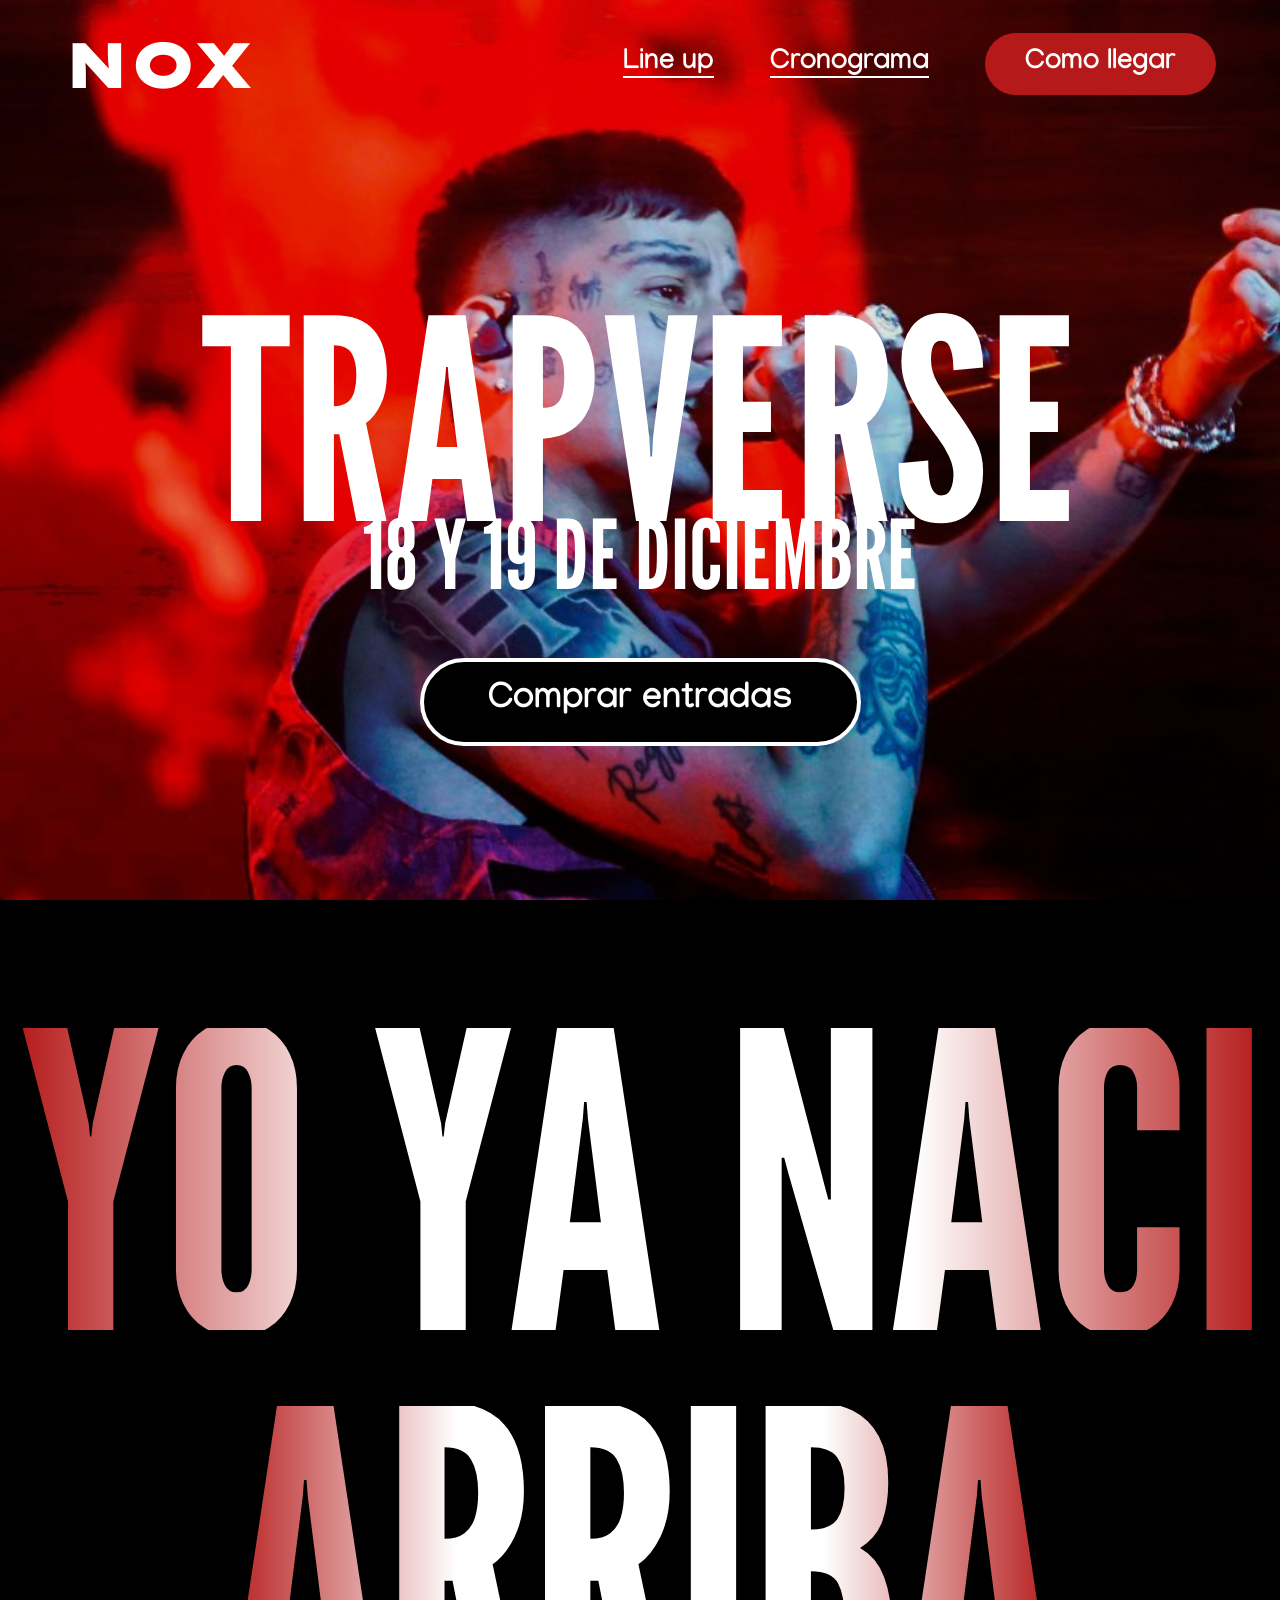
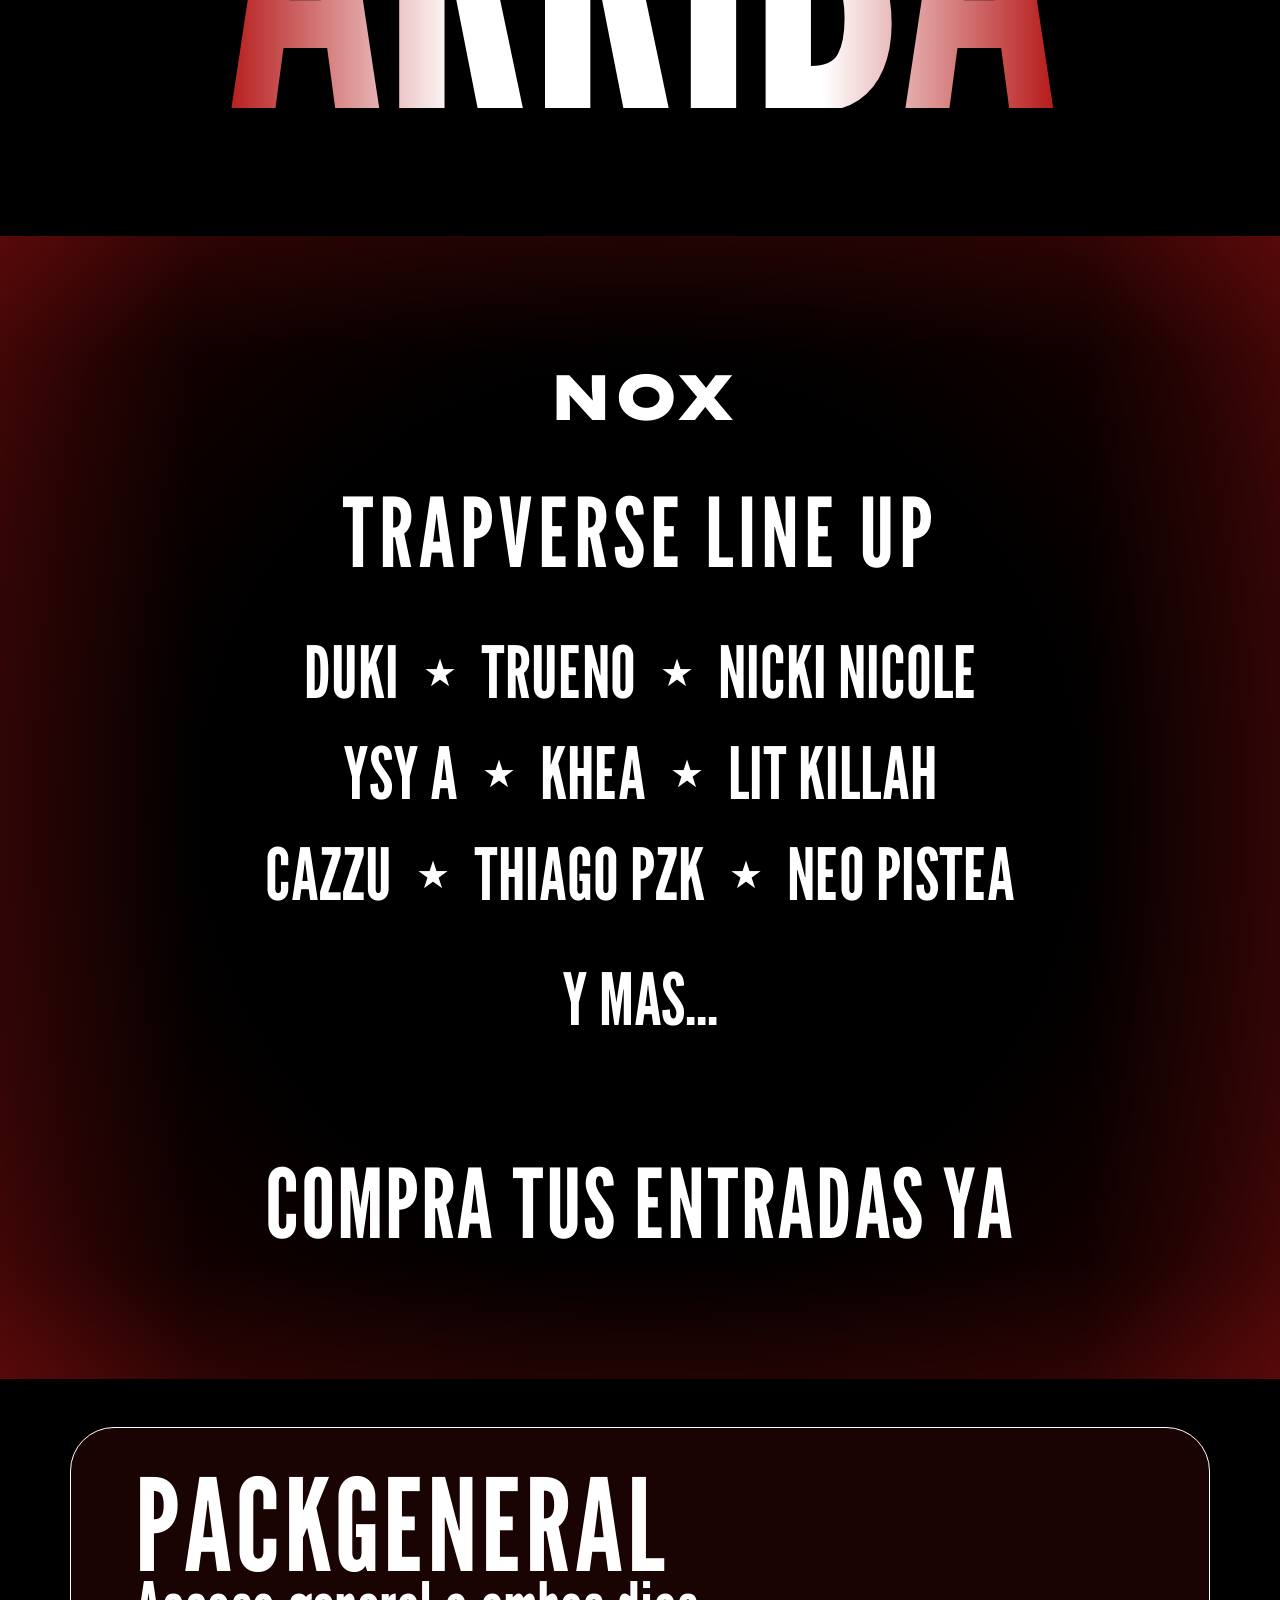
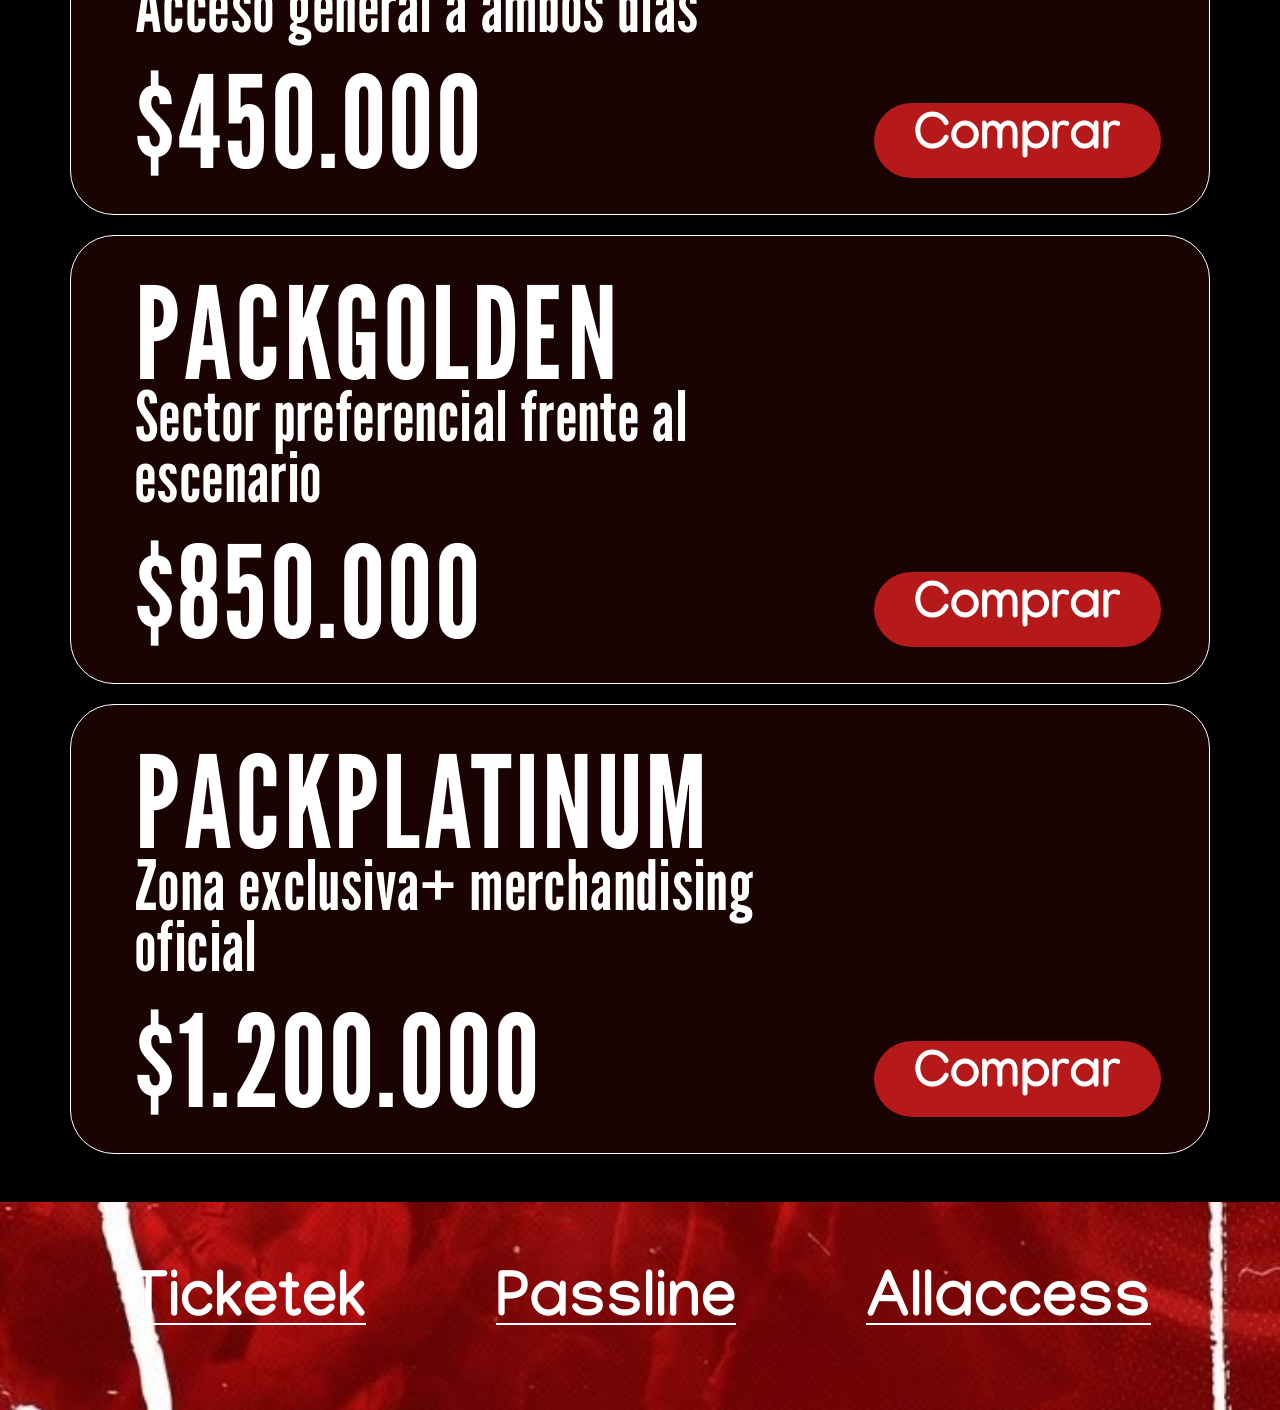
<file: index.html>
<!DOCTYPE html>
<html lang="es">

<!--Elemento <head> provee información general (metadatos) del documento, incluyendo título y enlaces a las hojas de estilos.-->

<head>
    <meta charset="utf-8" />
    <meta name="viewport" content="width=device-width, initial-scale=1, shrink-to-fit=no" />
    <title>Nivel 2 Belluccia</title>
    <link rel="icon" type="image/x-icon" href="assets/favicon.ico" />

    <!-- Íconos de Bootstrap-->
    <link href="https://cdn.jsdelivr.net/npm/bootstrap-icons@1.5.0/font/bootstrap-icons.css" rel="stylesheet" />

    <!-- Tipografías de Google-->
    <link rel="preconnect" href="https://fonts.googleapis.com" />
    <link rel="preconnect" href="https://fonts.gstatic.com" crossorigin />
    <link
        href="https://fonts.googleapis.com/css2?family=League+Gothic&family=Lexend+Mega&family=Manjari:wght@700&family=Newsreader:ital,wght@0,600;1,600&family=Mulish:ital,wght@0,300;0,500;0,600;0,700;1,300;1,500;1,600;1,700&display=swap"
        rel="stylesheet" />

    <!-- Estilos CSS (incluye Bootstrap)-->
    <link href="css/styles.css" rel="stylesheet" />

    <!-- Estilos Módulo Entradas (solo index-2) -->
    <style>
        .packs-section {
            background-color: #000000;
            padding: 48px 32px;
        }

        .packs-container {
            display: flex;
            flex-direction: column;
            gap: 20px;
            max-width: 1140px;
            margin: 0 auto;
            width: 100%;
        }

        .pack-card {
            display: grid;
            grid-template-columns: 1fr auto;
            grid-template-rows: auto auto auto;
            column-gap: 32px;
            row-gap: 0;
            align-items: end;
            background-color: color-mix(in srgb, #B51919 14%, #000000);
            border: 1px solid #FFFFFF;
            border-radius: 44px;
            padding: 40px 48px 36px 64px;
            box-sizing: border-box;
        }

        .pack-title {
            grid-column: 1;
            grid-row: 1;
            align-self: start;
            font-family: "League Gothic", sans-serif;
            font-size: 96pt;
            font-weight: 400;
            color: #FFFFFF;
            margin: 0;
            padding: 0;
            line-height: 0.88;
            letter-spacing: 0.02em;
            text-transform: uppercase;
        }

        .pack-desc {
            grid-column: 1;
            grid-row: 2;
            align-self: start;
            font-family: "League Gothic", sans-serif;
            font-size: 52pt;
            font-weight: 400;
            color: #FFFFFF;
            margin: -4px 0 0 0;
            padding: 0;
            line-height: 0.88;
            letter-spacing: 0.02em;
        }

        .pack-price {
            grid-column: 1;
            grid-row: 3;
            align-self: end;
            font-family: "League Gothic", sans-serif;
            font-size: 96pt;
            font-weight: 400;
            color: #FFFFFF;
            margin: 28px 0 0 0;
            padding: 0;
            line-height: 0.88;
            letter-spacing: 0.02em;
        }

        .pack-btn {
            grid-column: 2;
            grid-row: 3;
            align-self: end;
            justify-self: end;
            display: inline-flex;
            align-items: center;
            justify-content: center;
            font-family: "Manjari", sans-serif;
            font-weight: 700;
            font-size: 38.55pt;
            color: #FFFFFF;
            background-color: #B51919;
            border: none;
            border-radius: 9999px;
            text-decoration: none;
            padding: 12px 40px;
            line-height: 1;
            margin: 0;
        }

        .pack-btn:hover,
        .pack-btn:focus {
            color: #FFFFFF;
            background-color: #B51919;
        }

        /* Pie de página */
        .custom-footer {
            background-color: #B51919;
            background-image: url("assets/footer-bg.jpg");
            background-size: cover;
            background-position: center;
            background-repeat: no-repeat;
            padding: 72px 64px;
        }

        .footer-links {
            display: flex;
            justify-content: space-around;
            align-items: center;
            width: 100%;
            max-width: 1400px;
            margin: 0 auto;
        }

        .footer-link {
            font-family: "Manjari", sans-serif;
            font-weight: 700;
            font-size: 48pt;
            color: #FFFFFF;
            text-decoration: underline;
            text-decoration-color: #FFFFFF;
            text-underline-offset: 8px;
            text-decoration-thickness: 2px;
            line-height: 1;
        }

        .footer-link:hover,
        .footer-link:focus {
            color: #FFFFFF;
        }
    </style>
</head>


<!--El elemento <body> define el cuerpo del HTML, es decir, todo el contenido *visible* en una página web.-->

<body id="page-top">

    <!-- Navegación -->
    <nav class="custom-nav">
        <div class="nav-logo">NOX</div>
        <div class="nav-menu">
            <a href="#lineup" class="nav-link-item">Line up</a>
            <a href="#cronograma" class="nav-link-item">Cronograma</a>
            <a href="https://www.google.com/maps/place/Hip%C3%B3dromo+Palermo/@-34.569048,-58.42616,17z/data=!3m1!4b1!4m6!3m5!1s0x95bcb5a28c37ff9b:0x289b0f07f03e748b!8m2!3d-34.569048!4d-58.42616!16s%2Fm%2F0zbvg9l?entry=ttu&amp;g_ep=EgoyMDI2MDYxMy4wIKXMDSoASAFQAw%3D%3D"
                class="nav-btn-item">Como llegar</a>
        </div>
    </nav>


    <!-- Portada -->
    <header class="custom-hero">
        <div class="hero-overlay"></div>
        <div class="hero-content">
            <h1 class="hero-title">TRAPVERSE</h1>
            <p class="hero-date">18 y 19 de diciembre</p>
            <button class="hero-btn">Comprar entradas</button>
        </div>
    </header>


    <!-- Módulo corto con una cita-->
    <aside class="custom-citation" id="frase">
        <div class="citation-container">
            <div class="citation-line">YO YA NACI</div>
            <div class="citation-line">ARRIBA</div>
        </div>
    </aside>


    <!-- Módulo grande con el Line Up (antiguo módulo de 4 iconos) -->
    <section id="features" class="lineup-section">
        <div class="lineup-container">
            <div class="lineup-logo">NOX</div>
            <h2 class="lineup-title">TRAPVERSE LINE UP</h2>

            <div class="lineup-artists">
                <div class="artist-row">DUKI <span>★</span> TRUENO <span>★</span> NICKI NICOLE</div>
                <div class="artist-row">YSY A <span>★</span> KHEA <span>★</span> LIT KILLAH</div>
                <div class="artist-row">CAZZU <span>★</span> THIAGO PZK <span>★</span> NEO PISTEA</div>
                <div class="artist-row y-mas">Y MAS...</div>
            </div>

            <div class="lineup-footer-text">COMPRA TUS ENTRADAS YA</div>
        </div>
    </section>


    <!-- Módulo Entradas -->
    <section id="modulo-entradas" class="packs-section">
        <div class="packs-container">

            <!-- Pack 1 -->
            <div class="pack-card">
                <h3 class="pack-title">PACKGENERAL</h3>
                <p class="pack-desc">Acceso general a ambos dias</p>
                <span class="pack-price">$450.000</span>
                <a href="#comprar-general" class="pack-btn">Comprar</a>
            </div>

            <!-- Pack 2 -->
            <div class="pack-card">
                <h3 class="pack-title">PACKGOLDEN</h3>
                <p class="pack-desc">Sector preferencial frente al escenario</p>
                <span class="pack-price">$850.000</span>
                <a href="#comprar-golden" class="pack-btn">Comprar</a>
            </div>

            <!-- Pack 3 -->
            <div class="pack-card">
                <h3 class="pack-title">PACKPLATINUM</h3>
                <p class="pack-desc">Zona exclusiva+ merchandising oficial</p>
                <span class="pack-price">$1.200.000</span>
                <a href="#comprar-platinum" class="pack-btn">Comprar</a>
            </div>

        </div>
    </section>


    <!-- Pie de página -->
    <footer class="custom-footer">
        <div class="footer-links">
            <a href="https://www.ticketek.com.ar/" class="footer-link">Ticketek</a>
            <a href="https://home.passline.com/" class="footer-link">Passline</a>
            <a href="https://www.allaccess.com.ar/" class="footer-link">Allaccess</a>
        </div>
    </footer>


    <!-- JavaScript de Bootstrap-->
    <script src="https://cdn.jsdelivr.net/npm/bootstrap@5.2.3/dist/js/bootstrap.bundle.min.js"></script>


    <!-- JavaScript del sitio-->
    <script src="js/scripts.js"></script>
</body>

</html>
</file>
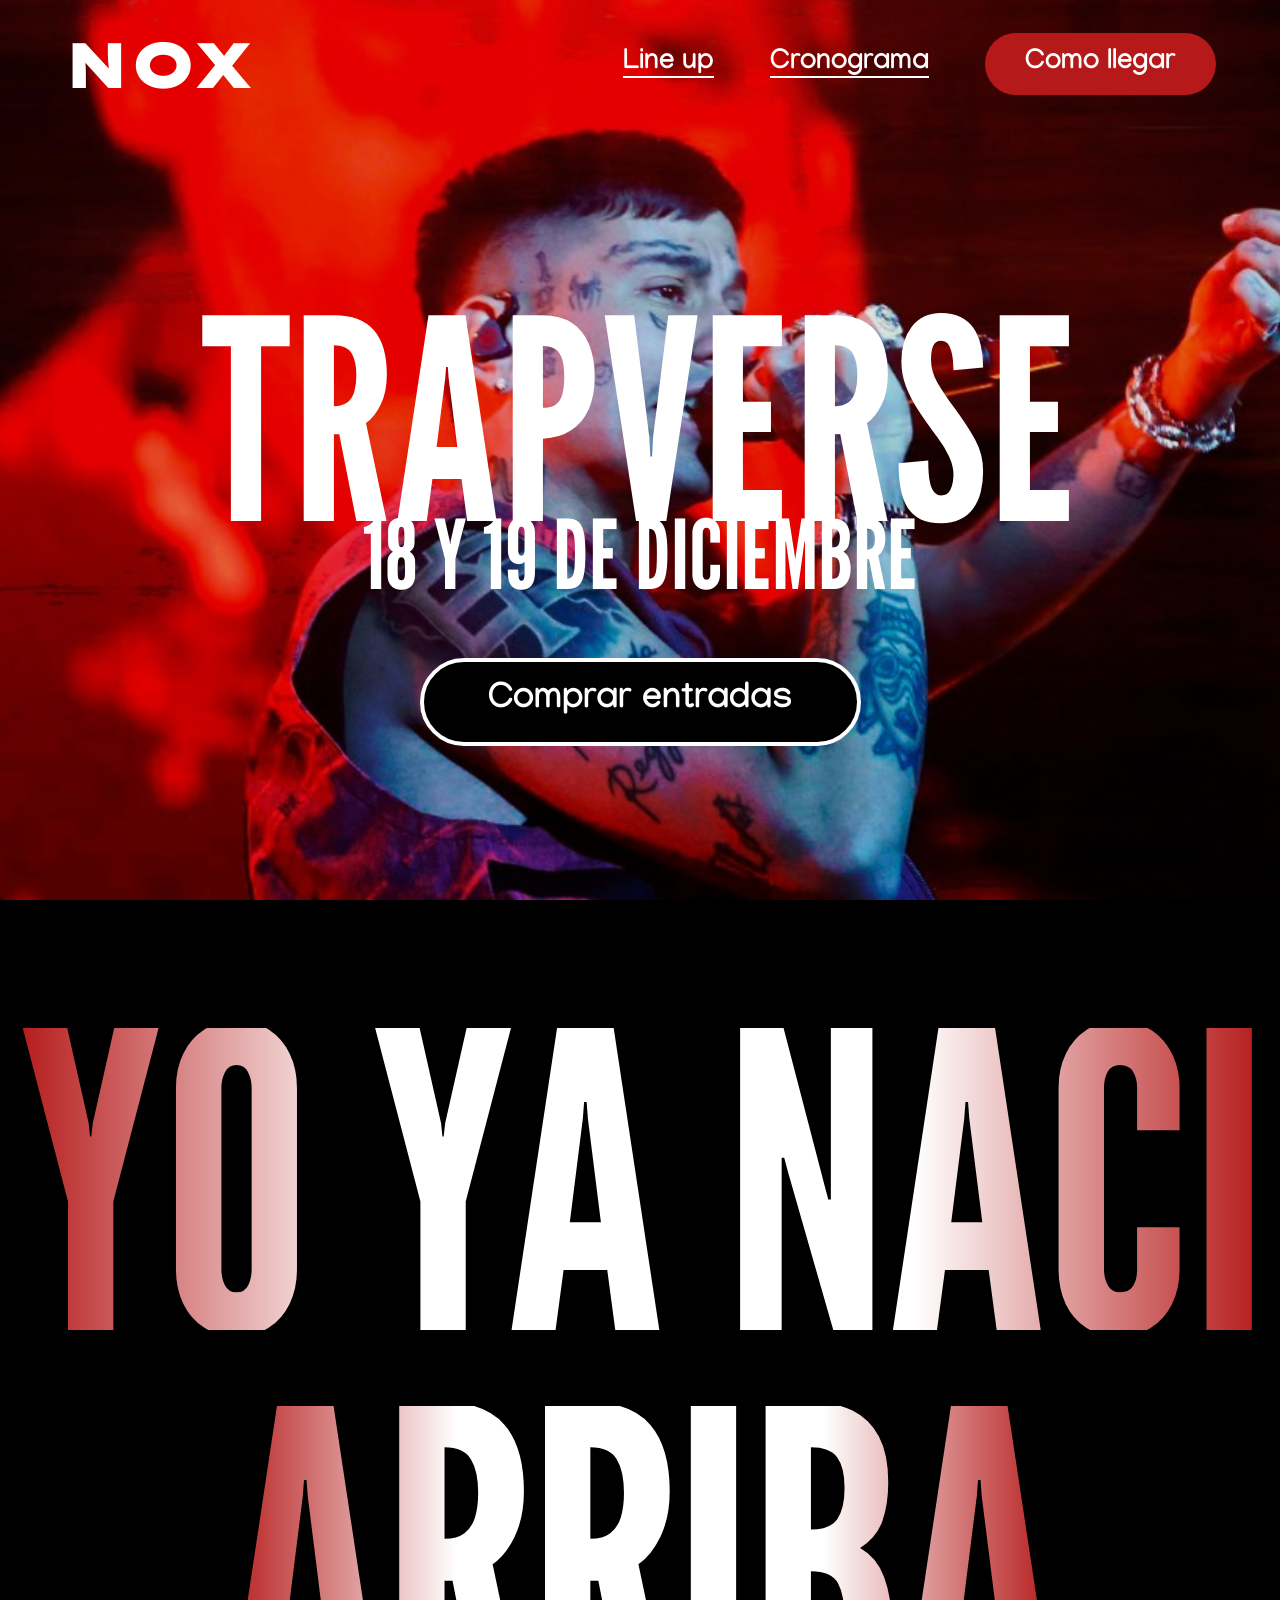
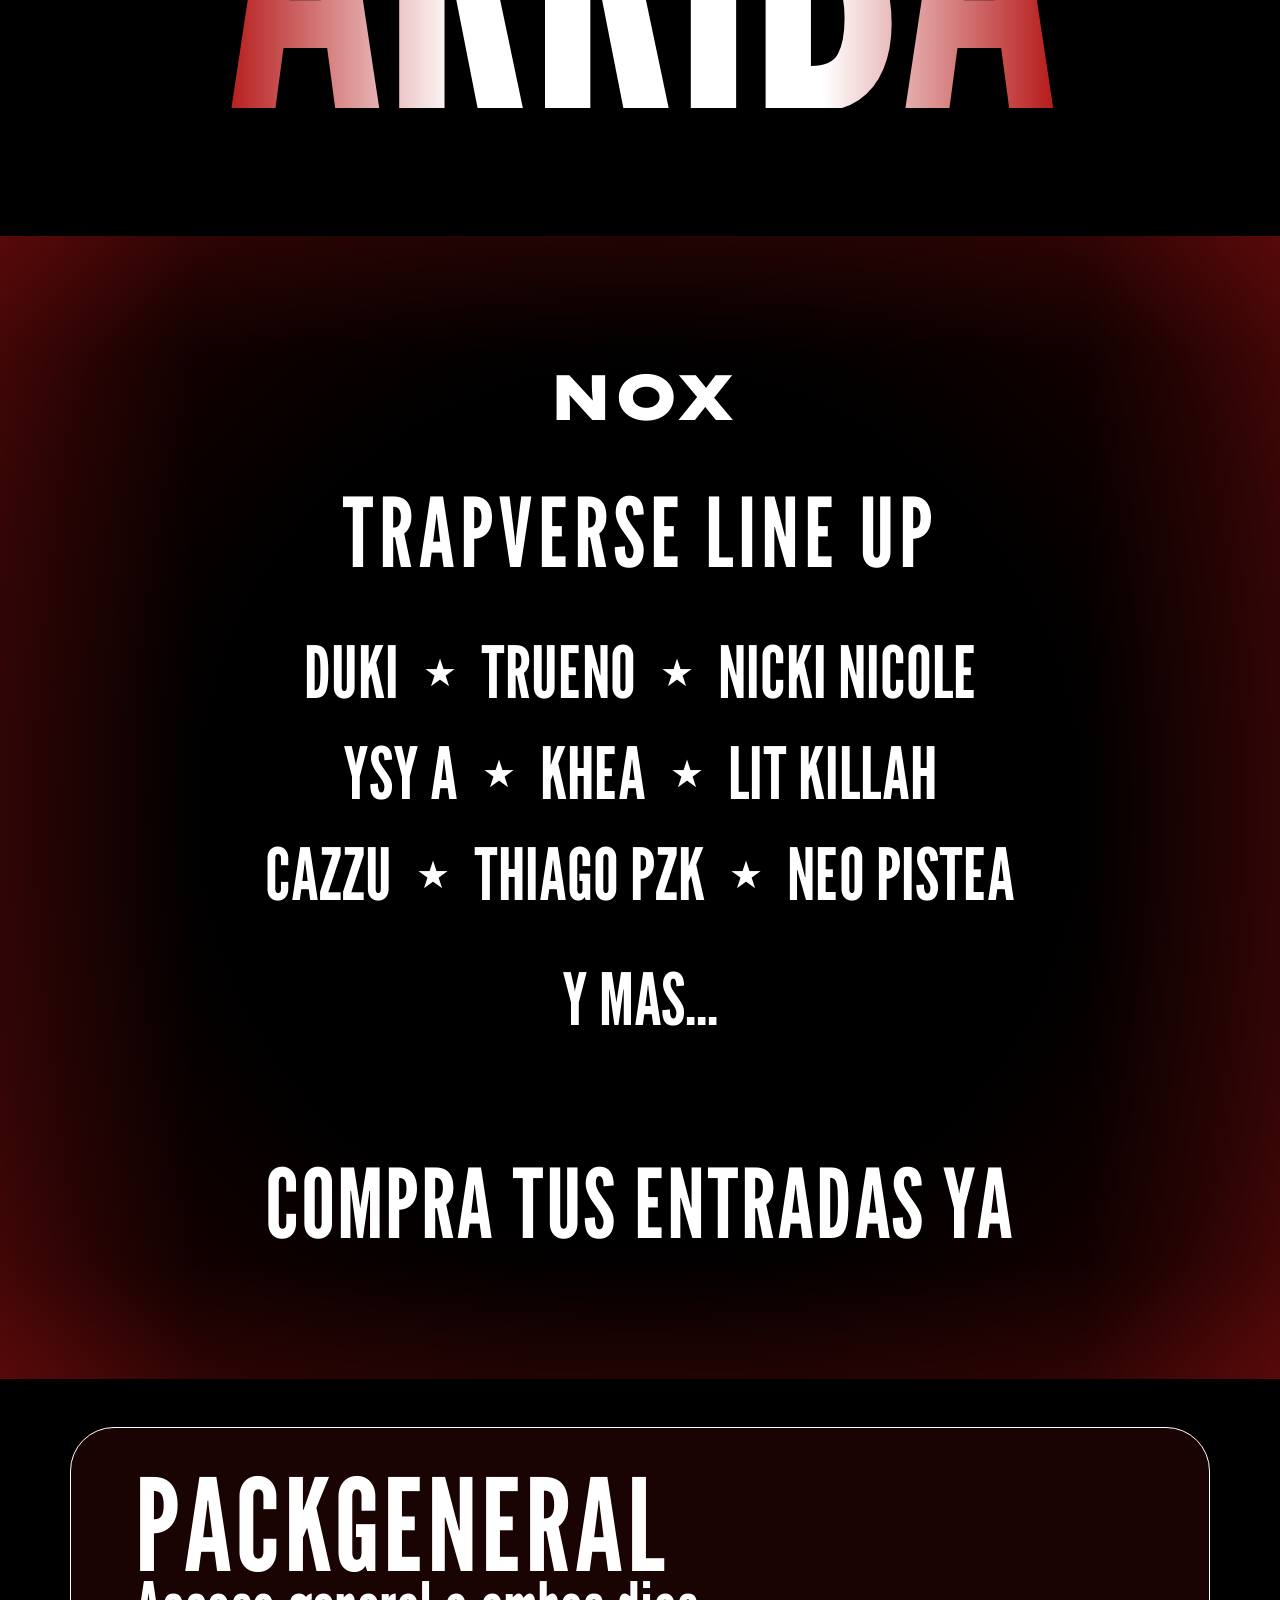
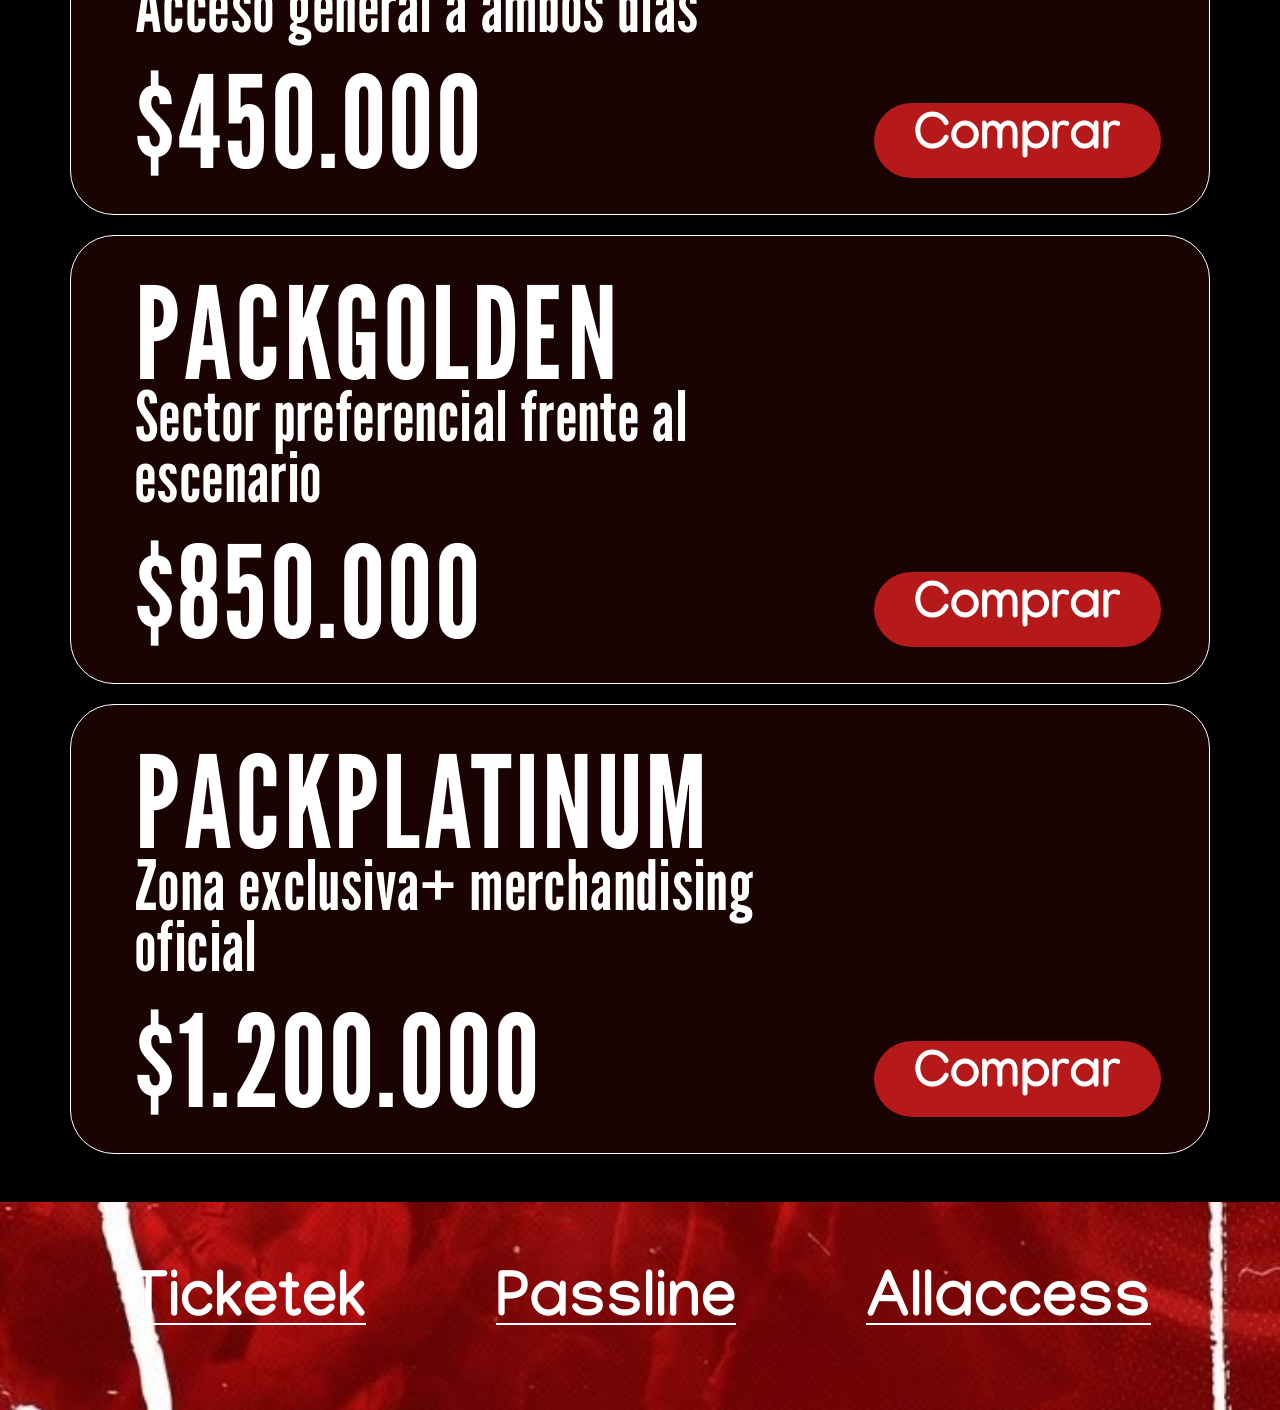
<file: index-2.html>
<!DOCTYPE html>
<html lang="es">

<!--Elemento <head> provee información general (metadatos) del documento, incluyendo título y enlaces a las hojas de estilos.-->

<head>
    <meta charset="utf-8" />
    <meta name="viewport" content="width=device-width, initial-scale=1, shrink-to-fit=no" />
    <title>Nivel 2 Belluccia</title>
    <link rel="icon" type="image/x-icon" href="assets/favicon.ico" />

    <!-- Íconos de Bootstrap-->
    <link href="https://cdn.jsdelivr.net/npm/bootstrap-icons@1.5.0/font/bootstrap-icons.css" rel="stylesheet" />

    <!-- Tipografías de Google-->
    <link rel="preconnect" href="https://fonts.googleapis.com" />
    <link rel="preconnect" href="https://fonts.gstatic.com" crossorigin />
    <link
        href="https://fonts.googleapis.com/css2?family=League+Gothic&family=Lexend+Mega&family=Manjari:wght@700&family=Newsreader:ital,wght@0,600;1,600&family=Mulish:ital,wght@0,300;0,500;0,600;0,700;1,300;1,500;1,600;1,700&display=swap"
        rel="stylesheet" />

    <!-- Estilos CSS (incluye Bootstrap)-->
    <link href="css/styles.css" rel="stylesheet" />

    <!-- Estilos Módulo Entradas (solo index-2) -->
    <style>
        .packs-section {
            background-color: #000000;
            padding: 48px 32px;
        }

        .packs-container {
            display: flex;
            flex-direction: column;
            gap: 20px;
            max-width: 1140px;
            margin: 0 auto;
            width: 100%;
        }

        .pack-card {
            display: grid;
            grid-template-columns: 1fr auto;
            grid-template-rows: auto auto auto;
            column-gap: 32px;
            row-gap: 0;
            align-items: end;
            background-color: color-mix(in srgb, #B51919 14%, #000000);
            border: 1px solid #FFFFFF;
            border-radius: 44px;
            padding: 40px 48px 36px 64px;
            box-sizing: border-box;
        }

        .pack-title {
            grid-column: 1;
            grid-row: 1;
            align-self: start;
            font-family: "League Gothic", sans-serif;
            font-size: 96pt;
            font-weight: 400;
            color: #FFFFFF;
            margin: 0;
            padding: 0;
            line-height: 0.88;
            letter-spacing: 0.02em;
            text-transform: uppercase;
        }

        .pack-desc {
            grid-column: 1;
            grid-row: 2;
            align-self: start;
            font-family: "League Gothic", sans-serif;
            font-size: 52pt;
            font-weight: 400;
            color: #FFFFFF;
            margin: -4px 0 0 0;
            padding: 0;
            line-height: 0.88;
            letter-spacing: 0.02em;
        }

        .pack-price {
            grid-column: 1;
            grid-row: 3;
            align-self: end;
            font-family: "League Gothic", sans-serif;
            font-size: 96pt;
            font-weight: 400;
            color: #FFFFFF;
            margin: 28px 0 0 0;
            padding: 0;
            line-height: 0.88;
            letter-spacing: 0.02em;
        }

        .pack-btn {
            grid-column: 2;
            grid-row: 3;
            align-self: end;
            justify-self: end;
            display: inline-flex;
            align-items: center;
            justify-content: center;
            font-family: "Manjari", sans-serif;
            font-weight: 700;
            font-size: 38.55pt;
            color: #FFFFFF;
            background-color: #B51919;
            border: none;
            border-radius: 9999px;
            text-decoration: none;
            padding: 12px 40px;
            line-height: 1;
            margin: 0;
        }

        .pack-btn:hover,
        .pack-btn:focus {
            color: #FFFFFF;
            background-color: #B51919;
        }

        /* Pie de página */
        .custom-footer {
            background-color: #B51919;
            background-image: url("assets/footer-bg.jpg");
            background-size: cover;
            background-position: center;
            background-repeat: no-repeat;
            padding: 72px 64px;
        }

        .footer-links {
            display: flex;
            justify-content: space-around;
            align-items: center;
            width: 100%;
            max-width: 1400px;
            margin: 0 auto;
        }

        .footer-link {
            font-family: "Manjari", sans-serif;
            font-weight: 700;
            font-size: 48pt;
            color: #FFFFFF;
            text-decoration: underline;
            text-decoration-color: #FFFFFF;
            text-underline-offset: 8px;
            text-decoration-thickness: 2px;
            line-height: 1;
        }

        .footer-link:hover,
        .footer-link:focus {
            color: #FFFFFF;
        }
    </style>
</head>


<!--El elemento <body> define el cuerpo del HTML, es decir, todo el contenido *visible* en una página web.-->

<body id="page-top">

    <!-- Navegación -->
    <nav class="custom-nav">
        <div class="nav-logo">NOX</div>
        <div class="nav-menu">
            <a href="#lineup" class="nav-link-item">Line up</a>
            <a href="#cronograma" class="nav-link-item">Cronograma</a>
            <a href="https://www.google.com/maps/place/Hip%C3%B3dromo+Palermo/@-34.569048,-58.42616,17z/data=!3m1!4b1!4m6!3m5!1s0x95bcb5a28c37ff9b:0x289b0f07f03e748b!8m2!3d-34.569048!4d-58.42616!16s%2Fm%2F0zbvg9l?entry=ttu&amp;g_ep=EgoyMDI2MDYxMy4wIKXMDSoASAFQAw%3D%3D"
                class="nav-btn-item">Como llegar</a>
        </div>
    </nav>


    <!-- Portada -->
    <header class="custom-hero">
        <div class="hero-overlay"></div>
        <div class="hero-content">
            <h1 class="hero-title">TRAPVERSE</h1>
            <p class="hero-date">18 y 19 de diciembre</p>
            <button class="hero-btn">Comprar entradas</button>
        </div>
    </header>


    <!-- Módulo corto con una cita-->
    <aside class="custom-citation" id="frase">
        <div class="citation-container">
            <div class="citation-line">YO YA NACI</div>
            <div class="citation-line">ARRIBA</div>
        </div>
    </aside>


    <!-- Módulo grande con el Line Up (antiguo módulo de 4 iconos) -->
    <section id="features" class="lineup-section">
        <div class="lineup-container">
            <div class="lineup-logo">NOX</div>
            <h2 class="lineup-title">TRAPVERSE LINE UP</h2>

            <div class="lineup-artists">
                <div class="artist-row">DUKI <span>★</span> TRUENO <span>★</span> NICKI NICOLE</div>
                <div class="artist-row">YSY A <span>★</span> KHEA <span>★</span> LIT KILLAH</div>
                <div class="artist-row">CAZZU <span>★</span> THIAGO PZK <span>★</span> NEO PISTEA</div>
                <div class="artist-row y-mas">Y MAS...</div>
            </div>

            <div class="lineup-footer-text">COMPRA TUS ENTRADAS YA</div>
        </div>
    </section>


    <!-- Módulo Entradas -->
    <section id="modulo-entradas" class="packs-section">
        <div class="packs-container">

            <!-- Pack 1 -->
            <div class="pack-card">
                <h3 class="pack-title">PACKGENERAL</h3>
                <p class="pack-desc">Acceso general a ambos dias</p>
                <span class="pack-price">$450.000</span>
                <a href="#comprar-general" class="pack-btn">Comprar</a>
            </div>

            <!-- Pack 2 -->
            <div class="pack-card">
                <h3 class="pack-title">PACKGOLDEN</h3>
                <p class="pack-desc">Sector preferencial frente al escenario</p>
                <span class="pack-price">$850.000</span>
                <a href="#comprar-golden" class="pack-btn">Comprar</a>
            </div>

            <!-- Pack 3 -->
            <div class="pack-card">
                <h3 class="pack-title">PACKPLATINUM</h3>
                <p class="pack-desc">Zona exclusiva+ merchandising oficial</p>
                <span class="pack-price">$1.200.000</span>
                <a href="#comprar-platinum" class="pack-btn">Comprar</a>
            </div>

        </div>
    </section>


    <!-- Pie de página -->
    <footer class="custom-footer">
        <div class="footer-links">
            <a href="https://www.ticketek.com.ar/" class="footer-link">Ticketek</a>
            <a href="https://home.passline.com/" class="footer-link">Passline</a>
            <a href="https://www.allaccess.com.ar/" class="footer-link">Allaccess</a>
        </div>
    </footer>


    <!-- JavaScript de Bootstrap-->
    <script src="https://cdn.jsdelivr.net/npm/bootstrap@5.2.3/dist/js/bootstrap.bundle.min.js"></script>


    <!-- JavaScript del sitio-->
    <script src="js/scripts.js"></script>
</body>

</html>
</file>
